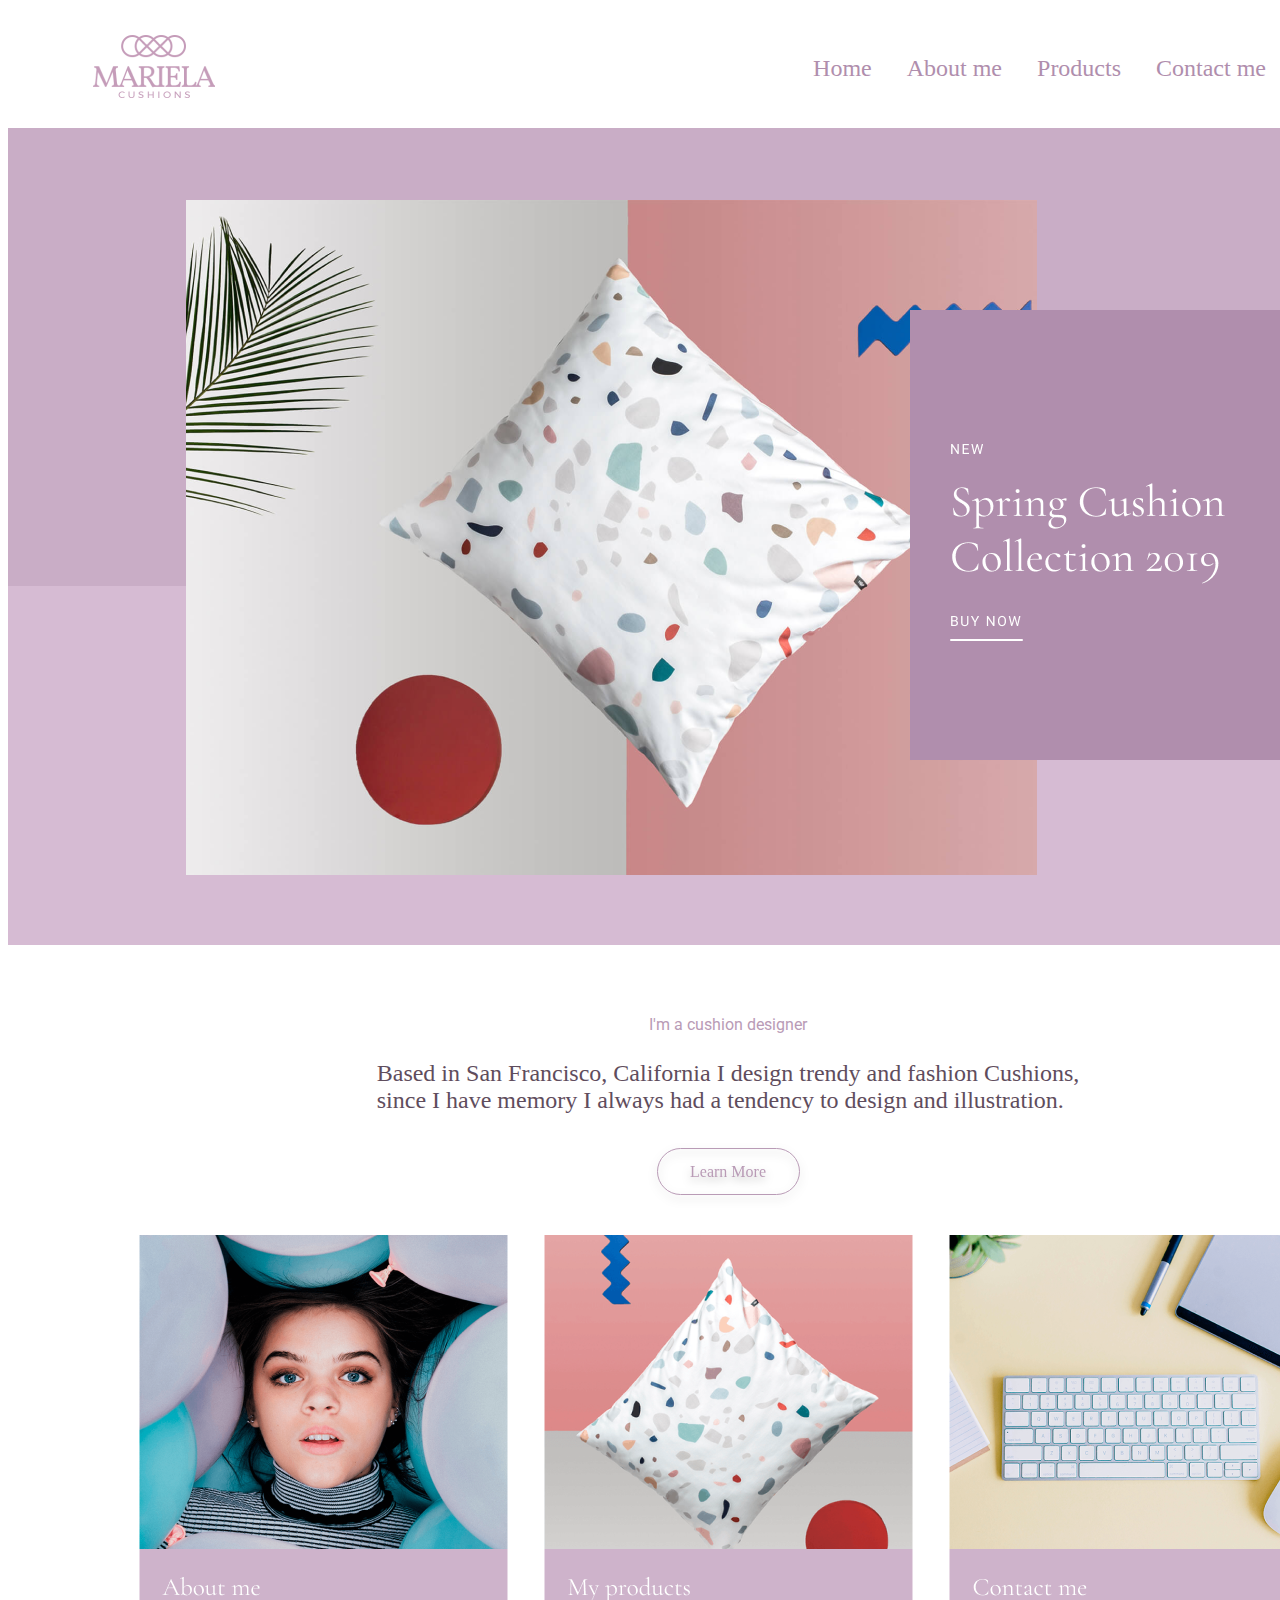
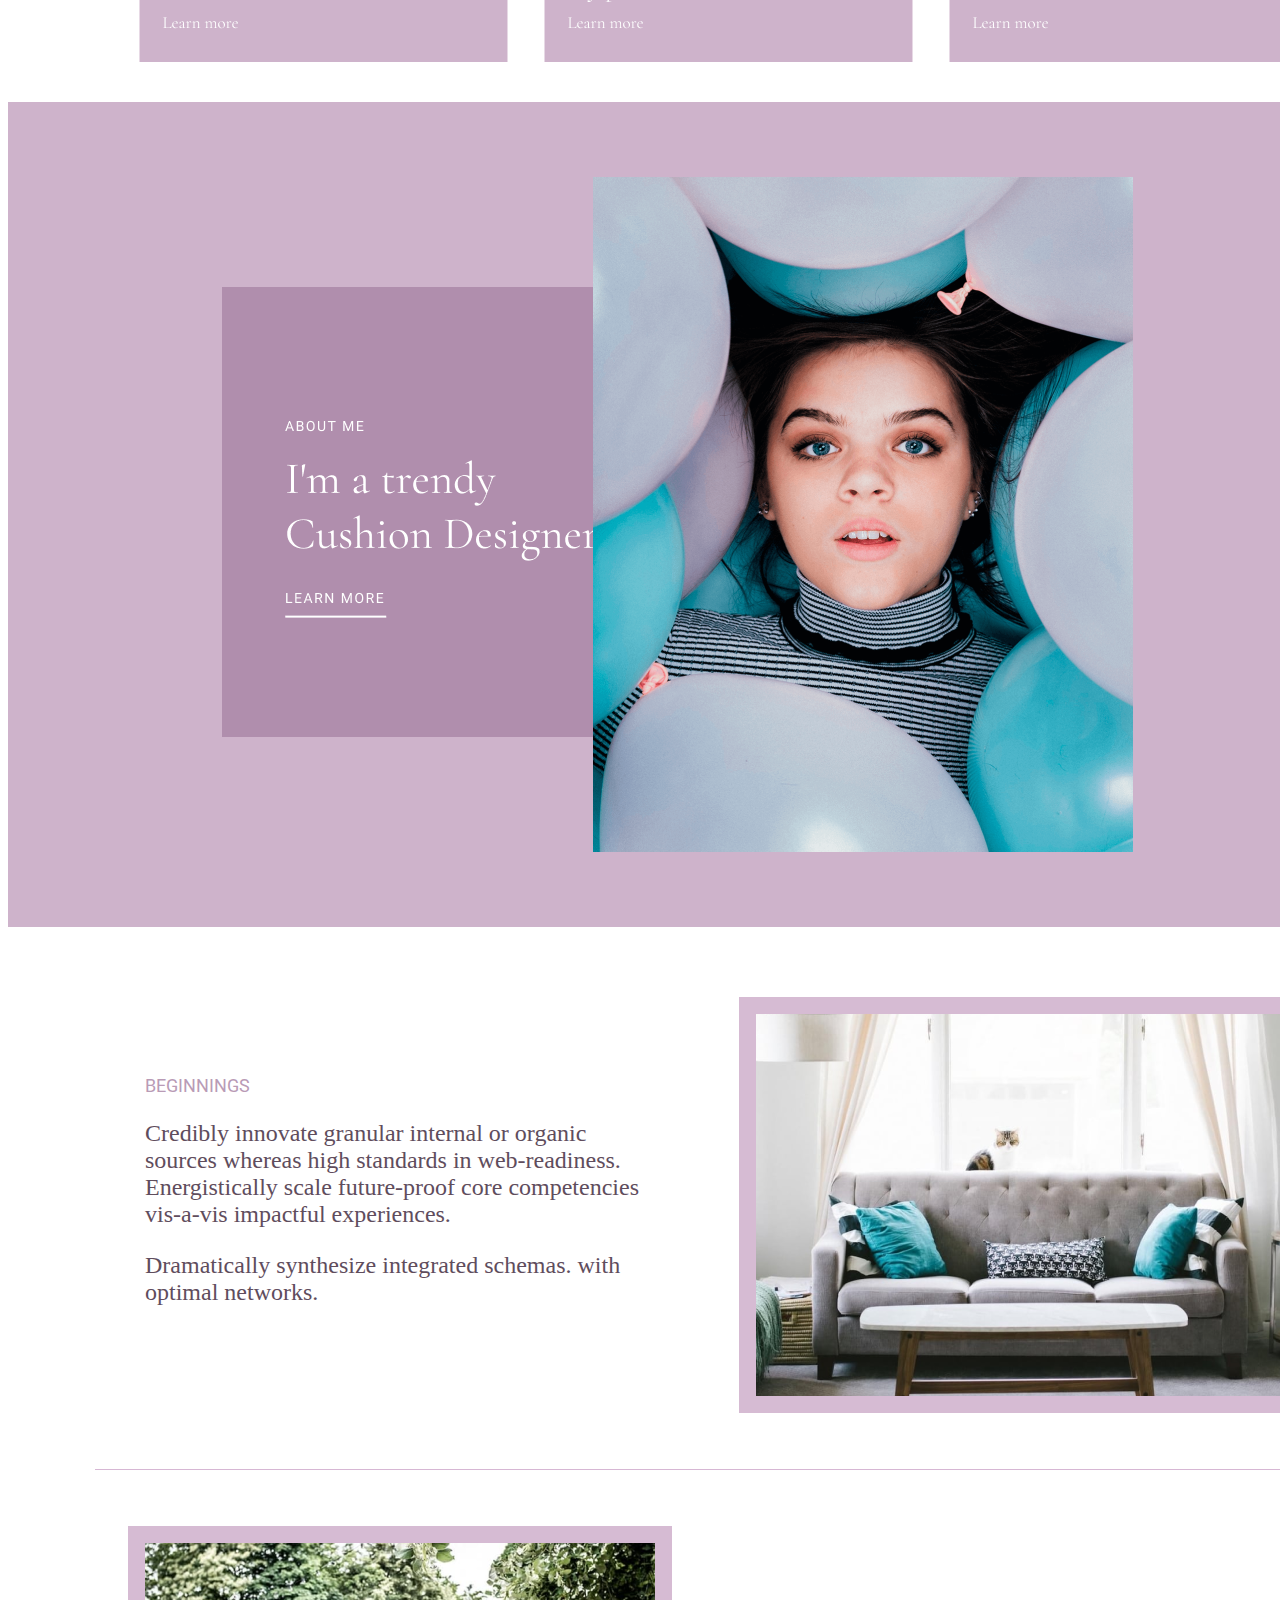
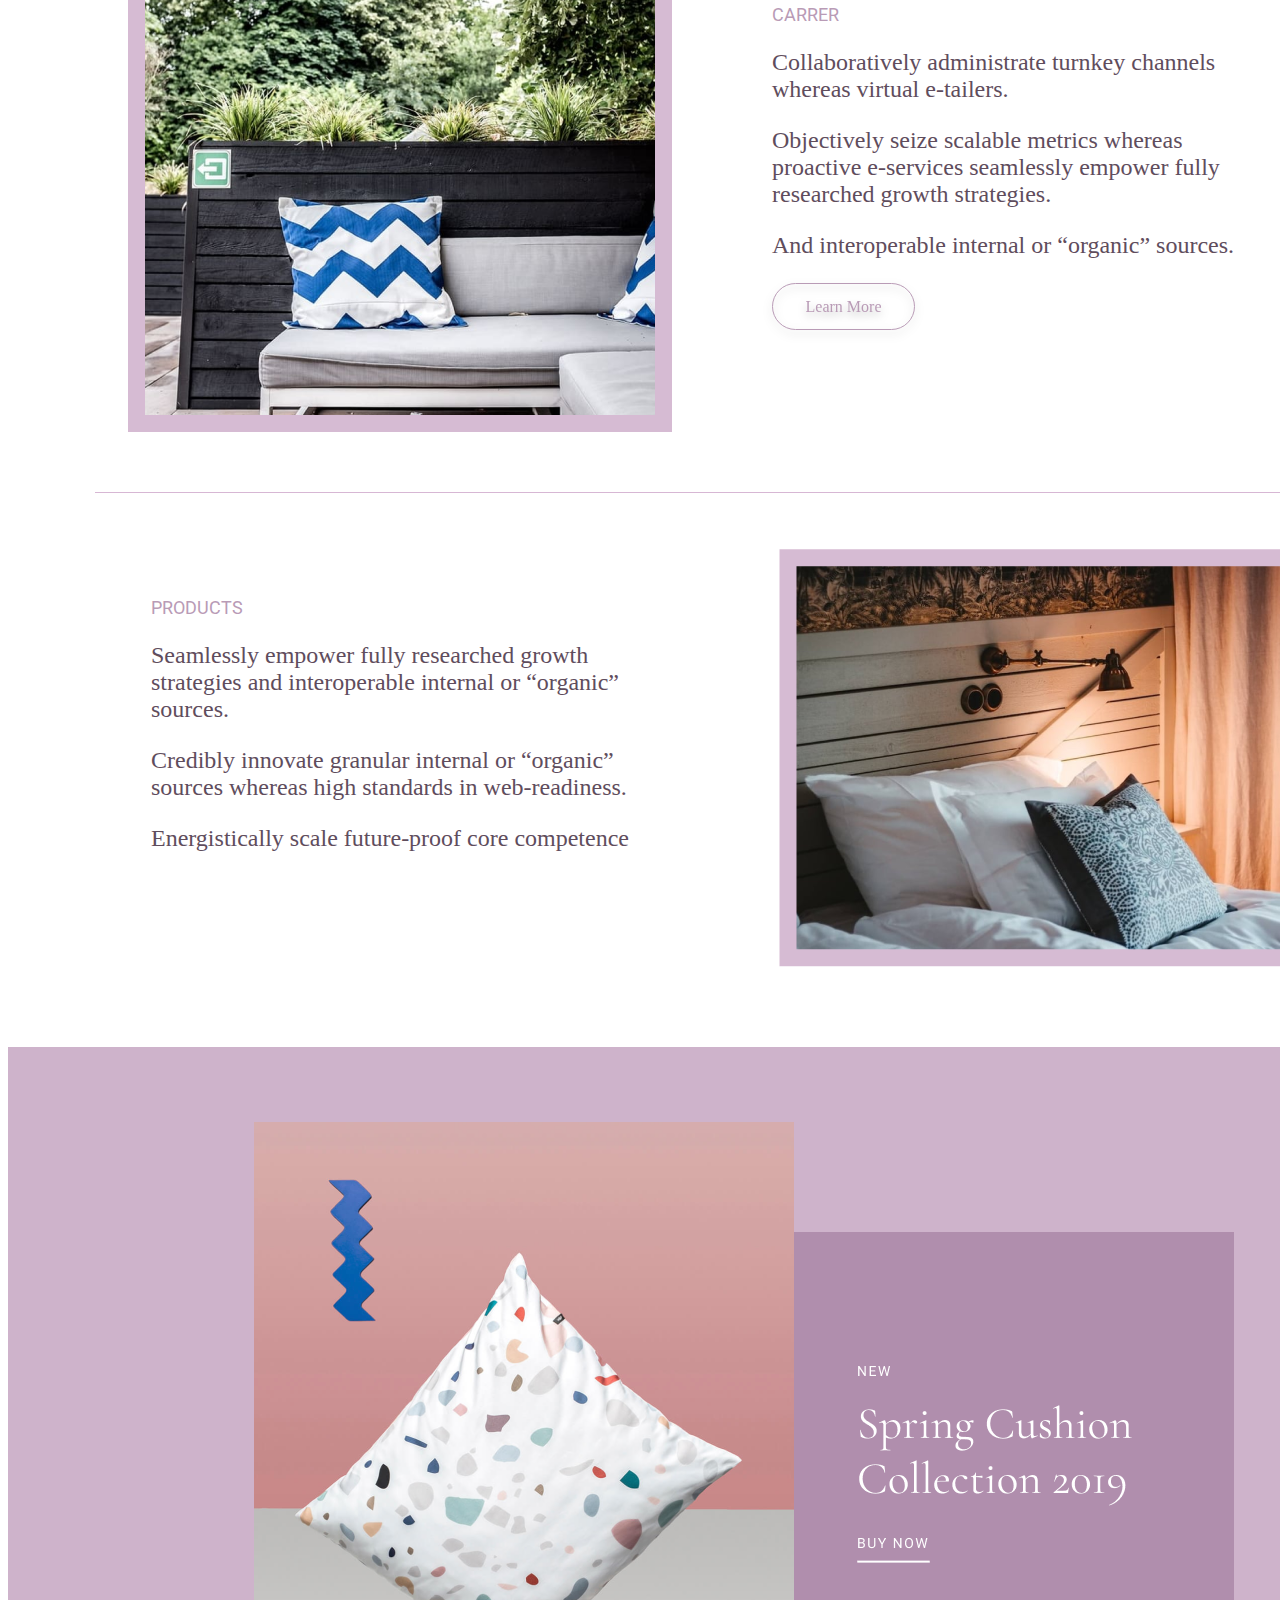
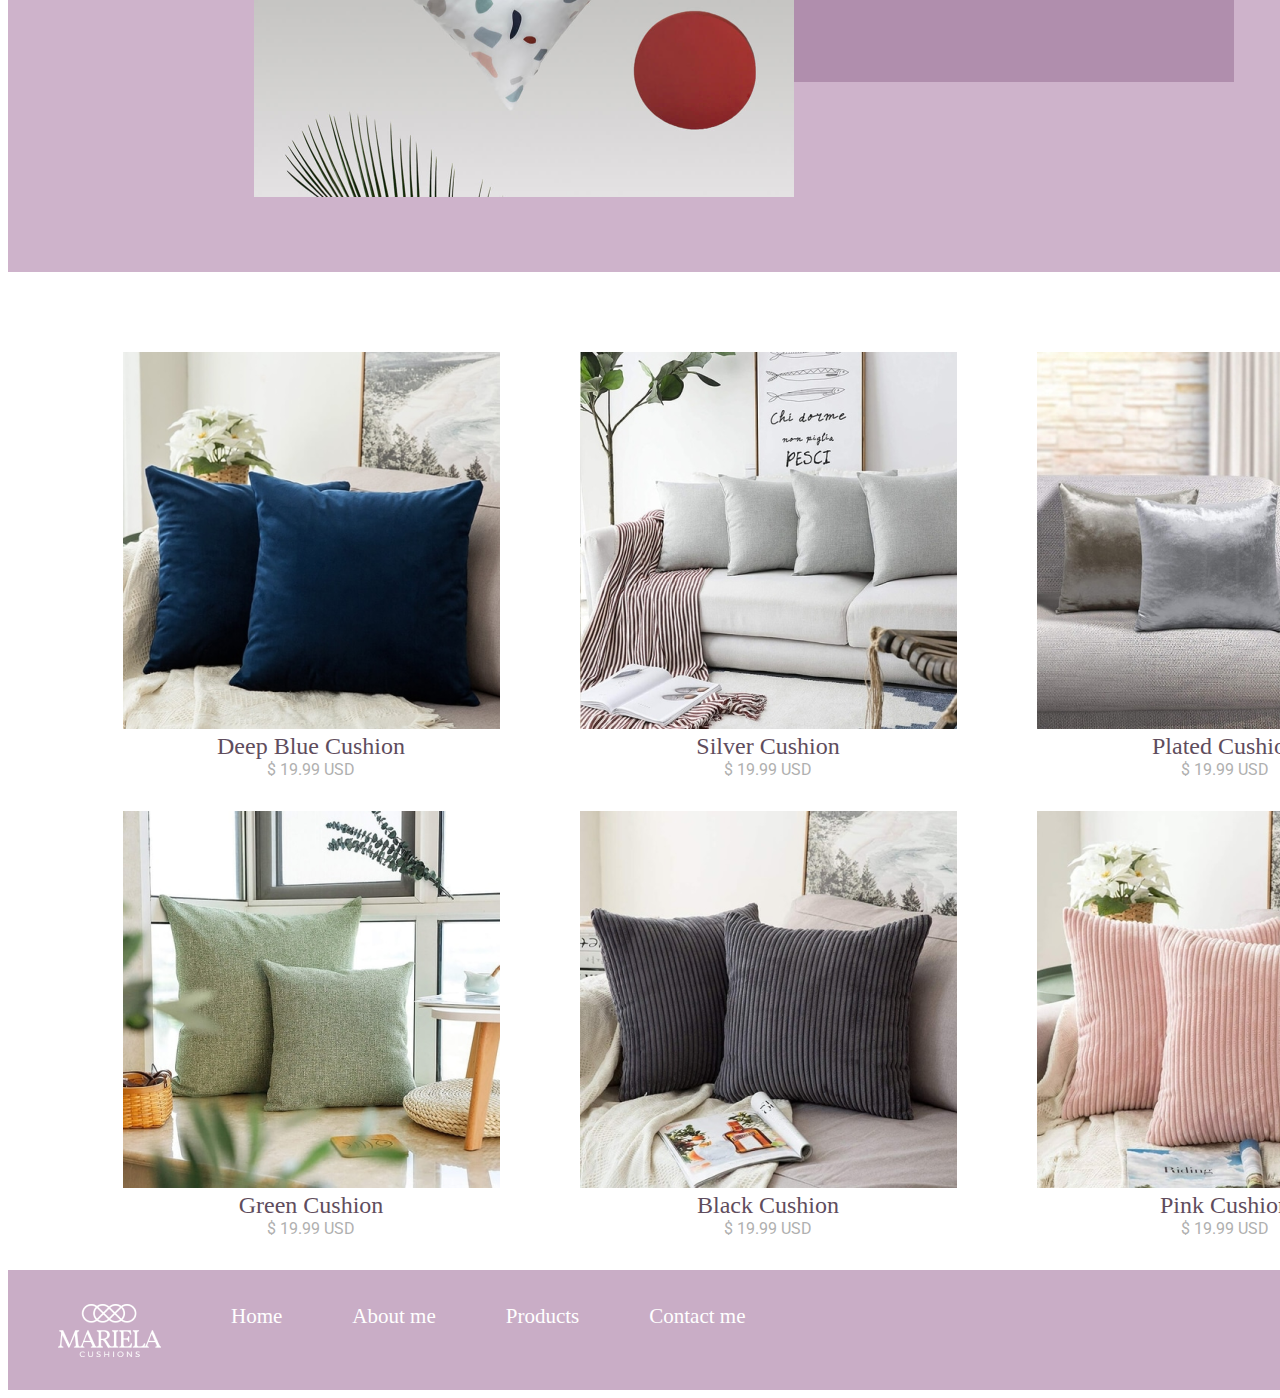
<file: index.html>
<!DOCTYPE html>
<html lang="en">

<head>
    <meta charset="UTF-8">
    <meta http-equiv="X-UA-Compatible" content="IE=edge">
    <meta name="viewport" content="width=device-width, initial-scale=1.0">
    <title>Document</title>
    <link rel="stylesheet" href="./Assest/css/stylee.css">
    <link rel="preconnect" href="https://fonts.googleapis.com">
    <link rel="preconnect" href="https://fonts.gstatic.com" crossorigin>
    <link rel="preconnect" href="https://fonts.googleapis.com">
    <link rel="preconnect" href="https://fonts.gstatic.com" crossorigin>
    <link href="https://fonts.googleapis.com/css2?family=Roboto&display=swap" rel="stylesheet">
    <link
        href="https://fonts.googleapis.com/css2?family=Montserrat:wght@300;400;500;600;700&family=Open+Sans:wght@400;500;600;800&family=Roboto&display=swap"
        rel="stylesheet">
</head>

<body>
    <div class="header">
        <div class="header__logo">
            <img src="./Assest/img/Frame 1.png" alt="logo">
        </div>
        <row>
            <ul class="header__menu">
                <li>
                    <a class="header__menu-item" href="#">
                        Home
                    </a>
                </li>
                <li>
                    <a class="header__menu-item" href="#">
                        About me
                    </a>
                </li>
                <li>
                    <a class="header__menu-item" href="#">Products</a>
                </li>
                <li>
                    <a class="header__menu-item" href="#">
                        Contact me
                    </a>
                </li>
                <li>
                    <img class="header__menu-item" src="./Assest/img/IMAGE.png" alt="image">
                </li>
            </ul>
        </row>
    </div>
    <section class="one">
        <img class="img-frame" src="./Assest/img/Frame.png" alt="group-of-images">
    </section>
    <section class="two">
        <p class="section__text-1">
            I'm a cushion designer
        </p>
        <p class="section__text-2">
            Based in San Francisco, California I design trendy and fashion Cushions,<br> since I have memory I always
            had a tendency to design and illustration.
        </p>
        <a class="section__nuber-1" href="#">
            Learn More
        </a>
        <img class="img-Frame2" src="./Assest/img/Frame2.png" alt="Frame2">
    </section>
    <img class="img-Frame3" src="./Assest/img/Frame3.png" alt="Frame3">
    <section class="three">
            <ul class="line-1">
                <li class="line__img">
                    <img src="./Assest/img/IMAGE1.png" alt="IMAGE1">
                </li>
                <li class="three-text">
                    <p class="line-text1">beginnings</p>
                    <p class="line-text2">Credibly innovate granular internal or organic <br> sources whereas high standards in web-readiness. <br> Energistically scale future-proof core competencies <br> vis-a-vis impactful experiences.</p>
                    <p class="line-text2">Dramatically synthesize integrated schemas. with <br> optimal networks.</p>
                </li>
            </ul>
            <div class="divider"></div>
            <ul class="line-2">
                <li class="line__img2">
                    <img src="./Assest/img/IMAGE2.png" alt="IMAGE2">
                </li>
                <li class="line-text">
                    <p class="line-text1">carrer</p>
                    <p class="line-text2">Collaboratively administrate turnkey channels <br> whereas virtual e-tailers.</p>
                    <p class="line-text2">Objectively seize scalable metrics whereas <br> proactive e-services seamlessly empower fully <br> researched growth strategies.</p>
                    <p class="line-text2">And interoperable internal or “organic” sources.</p>
                    <a class="button" href="#">Learn More</a>
                </li>
            </ul>
            <div class="divider"></div>
            <ul class="line-3">
                <li class="line__img3">
                    <img src="./Assest/img/IMAGE3.png" alt="IMAGE3">
                </li>
                <li class="line-text3">
                    <p class="line-text1">products</p>
                    <p class="line-text2">Seamlessly empower fully researched growth <br> strategies and interoperable internal or “organic” <br> sources.</p>
                    <p class="line-text2">Credibly innovate granular internal or “organic” <br> sources whereas high standards in web-readiness.</p>
                    <p class="line-text2">Energistically scale future-proof core competence</p>
                </li>
            </ul>
    </section>
    <section class="four">
        <img src="./Assest/img/Frame4.png" alt="Frame4">
    </section>
    <section>
        <ul class="five">
            <li>
                <figure>
                    <img src="./Assest/img/6.png" alt="">
                    <figcaption class="name">
                        Plated Cushion
                    </figcaption>
                    <figcaption class="price">
                        $ 19.99 USD
                    </figcaption>
                </figure>
            </li>
            <li>
                <figure>
                    <img src="./Assest/img/1.png" alt="">
                    <figcaption class="name">
                        Silver Cushion
                    </figcaption>
                    <figcaption class="price">
                        $ 19.99 USD
                    </figcaption>
                </figure>
            </li>
            <li>
                <figure>
                    <img src="./Assest/img/2.png" alt="">
                    <figcaption class="name">
                        Deep Blue Cushion
                    </figcaption>
                    <figcaption class="price">
                        $ 19.99 USD
                    </figcaption>
                </figure>
            </li>
            <li>
                <figure>
                    <img src="./Assest/img/3.png" alt="">
                    <figcaption class="name">
                        Pink Cushion
                    </figcaption>
                    <figcaption class="price">
                        $ 19.99 USD
                    </figcaption>
                </figure>
            </li>
            <li>
                <figure>
                    <img src="./Assest/img/4.png" alt="">
                    <figcaption class="name">
                        Black Cushion
                    </figcaption>
                    <figcaption class="price">
                        $ 19.99 USD
                    </figcaption>
                </figure>
            </li>
            <li>
                <figure>
                    <img src="./Assest/img/5.png" alt="">
                    <figcaption class="name">
                        Green Cushion
                    </figcaption>
                    <figcaption class="price">
                        $ 19.99 USD
                    </figcaption>
                </figure>
            </li>
        </ul>
    </section>
    <footer class="Rectangle">
            <ul class="footer__menu">
                <li>
                    <img class="footer__menu-item" src="./Assest/img/12.png" alt="image">
                </li>
                <li>
                    <a class="footer__menu-item" href="#">
                        Home
                    </a>
                </li>
                <li>
                    <a class="footer__menu-item" href="#">
                        About me
                    </a>
                </li>
                <li>
                    <a class="footer__menu-item" href="#">Products</a>
                </li>
                <li>
                    <a class="footer__menu-item" href="#">
                        Contact me
                    </a>
                </li>
            </ul>
    </footer>
</body>

</html>

<!-- <a href=""></a> Для ссылки -->
<!-- <div></div> Для блока -->
<!-- <p></p> Для текста -->
</file>
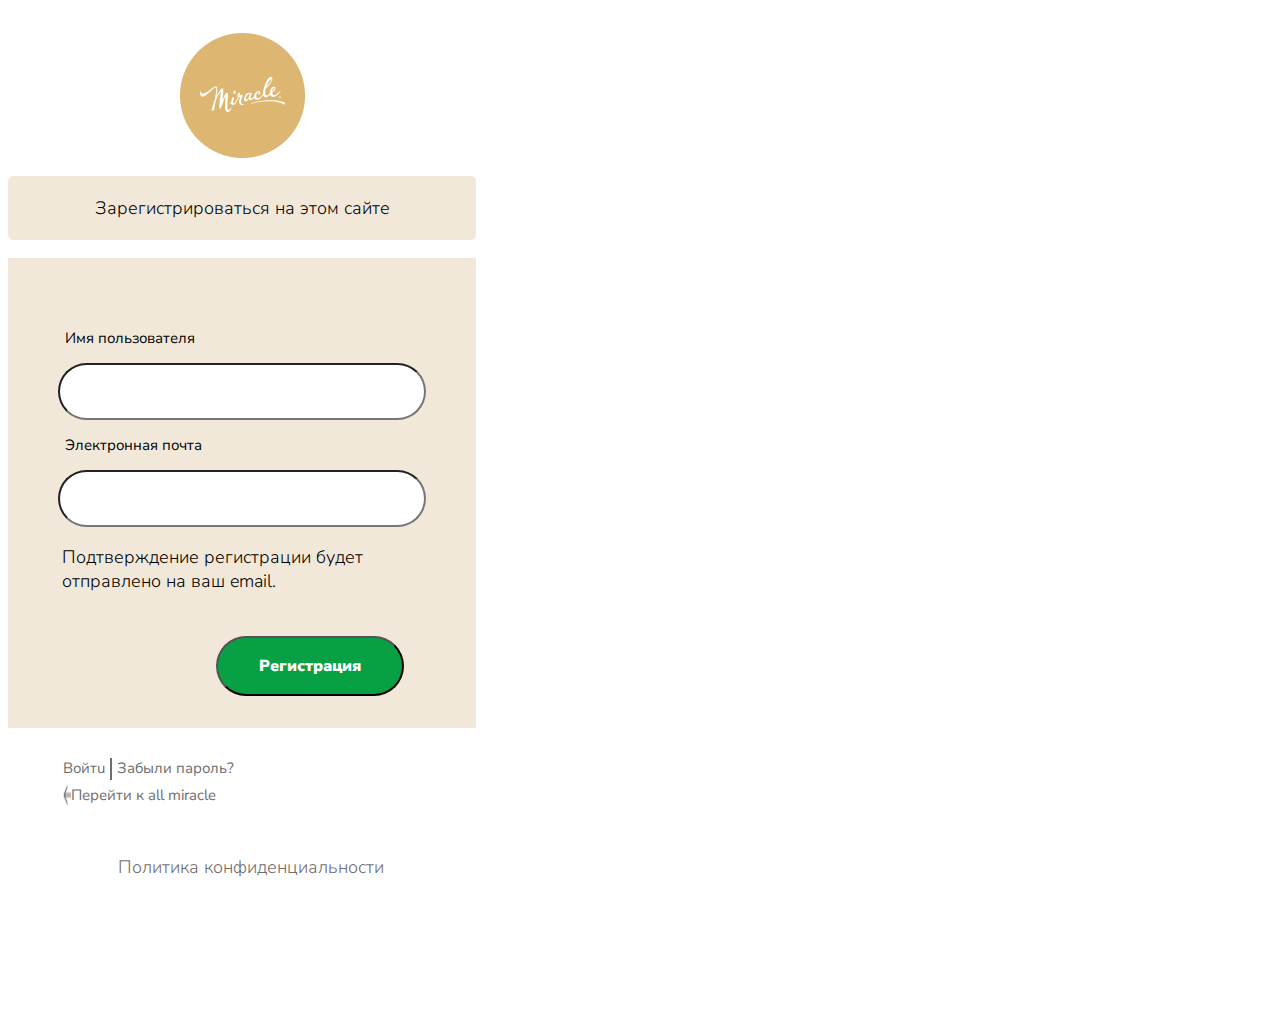
<file: homework_2.html>
<!DOCTYPE html>
<html lang="en">
<head>
    <meta charset="UTF-8">
    <meta http-equiv="X-UA-Compatible" content="IE=edge">
    <meta name="viewport" content="width=device-width, initial-scale=1.0">
    <title>Document</title>
    <link rel="stylesheet" href="./Assets/css/homework_2.css">
    <link rel="preconnect" href="https://fonts.googleapis.com">
    <link rel="preconnect" href="https://fonts.gstatic.com" crossorigin>
    <link href="https://fonts.googleapis.com/css2?family=Nunito+Sans:wght@300;400;900&display=swap" rel="stylesheet">
<body>
    <div class="reg">
        <header class="header">
            <img class="header__img" src="./Assets/img/logo_login.png" alt="" width="125px" height="125px">
            <p class="header__text">Зарегистрироваться на этом сайте</p>
        </header>
        <section class="section">
            <form class="section__from" name="test" method="post" action="input1.php">
                <p class="section__form_text">Имя пользователя</p>
                <input class="section__from_input" type="text" size="56">
            </form>
            <form name="test" method="post" action="input1.php">
                <p class="section__form_text">Электронная почта</p>
                <input class="section__from_input" type="text" size="56">
            </form>
            <p class="section__text">Подтверждение регистрации будет<br>отправлено на ваш email.</p>
            <button class="section__button">
                <p>Регистрация</p>
            </button>
        </section>
        <footer>
            <div class="footer"><a class="footer__link-text" href="#">Войтu</a><div class="footer__divaider"></div><a class="footer__text" href="#">Забыли пароль?</a></div>
            <div class="footer__link">
                <img src="./Assest/img/Arrow 1.png" alt="">
                <a class="footer__link-text" href="#">Перейти к all miracle</a>
            </div>
            <a class="footer-link" href="#">Политика конфиденциальности</a>
        </footer>
    </div>
</body>
</html>
</file>
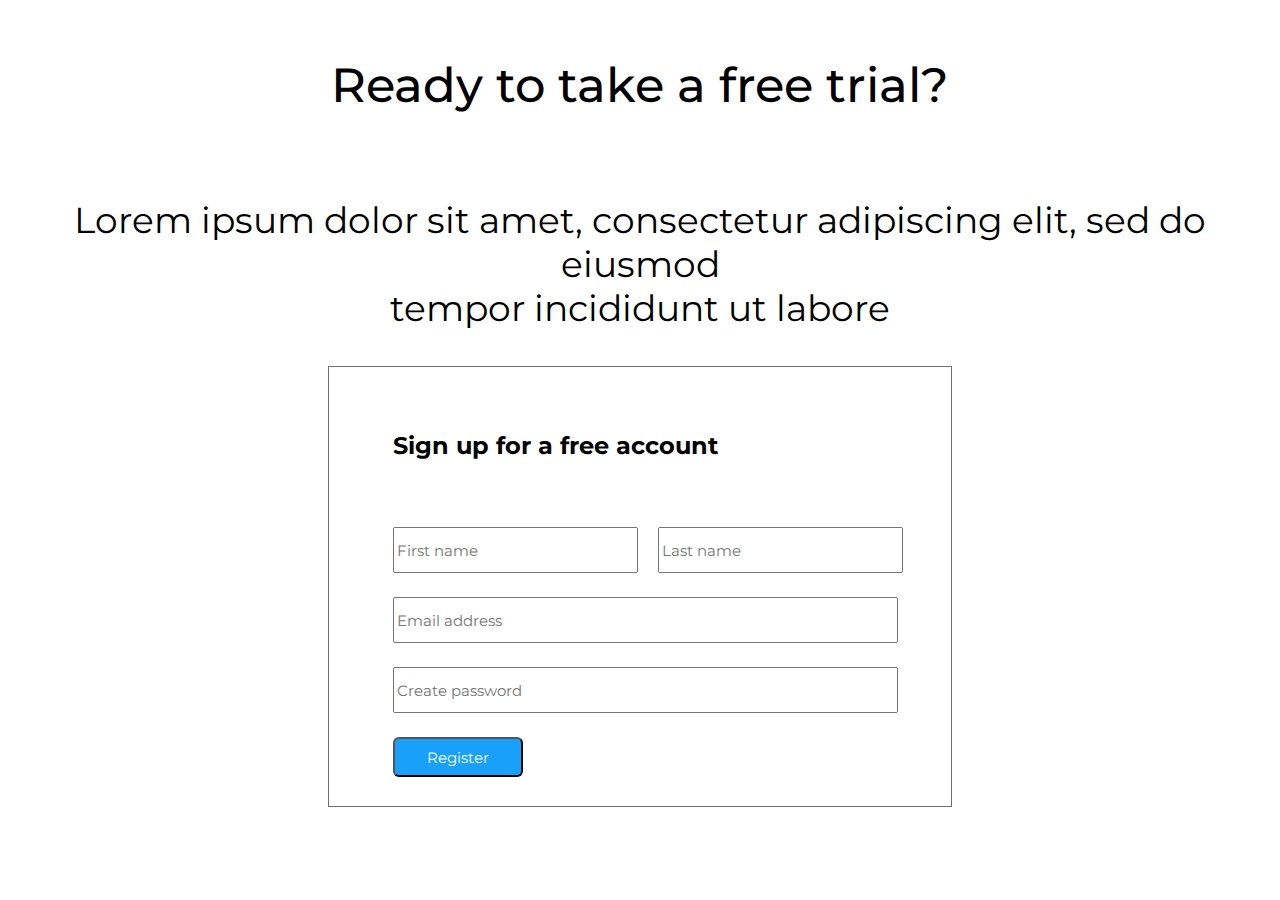
<file: homework_3.html>
<!DOCTYPE html>
<html lang="en">
<head>
    <meta charset="UTF-8">
    <meta http-equiv="X-UA-Compatible" content="IE=edge">
    <meta name="viewport" content="width=device-width, initial-scale=1.0">
    <title>Document</title>
    <link rel="stylesheet" href="./Assets/css/homework_3.css">
    <link rel="preconnect" href="https://fonts.googleapis.com">
    <link rel="preconnect" href="https://fonts.gstatic.com" crossorigin>
    <link href="https://fonts.googleapis.com/css2?family=Montserrat:wght@400;500;700&display=swap" rel="stylesheet"> 
</head>
<body>
    <header class="header">
        <p class="header__text-1">
            Ready to take a free trial?
        </p>
        <p class="header__text-2">
            Lorem ipsum dolor sit amet, consectetur adipiscing elit, sed do eiusmod <br> tempor incididunt ut labore
        </p>
    </header>
    <section class="section">
        <p class="section__text">Sign up for a free account</p>
        <form class="section__form" name="test" method="post" action="input1.php">
            <input class="section__from__input" type="text" placeholder="First name" size="24">
            <input class="section__from__input1" type="text" placeholder="Last name" size="24">
        </form>
        <form class="section__from2" name="test" method="post" action="input1.php">
            <input class="section__from__input2" type="text" placeholder="Email address" size="40">
            <input class="section__from__input2" type="text" placeholder="Create password" size="40">
        </form>
        <button class="section__button">
            Register
        </button>
    </section>
</body>
</html>
</file>
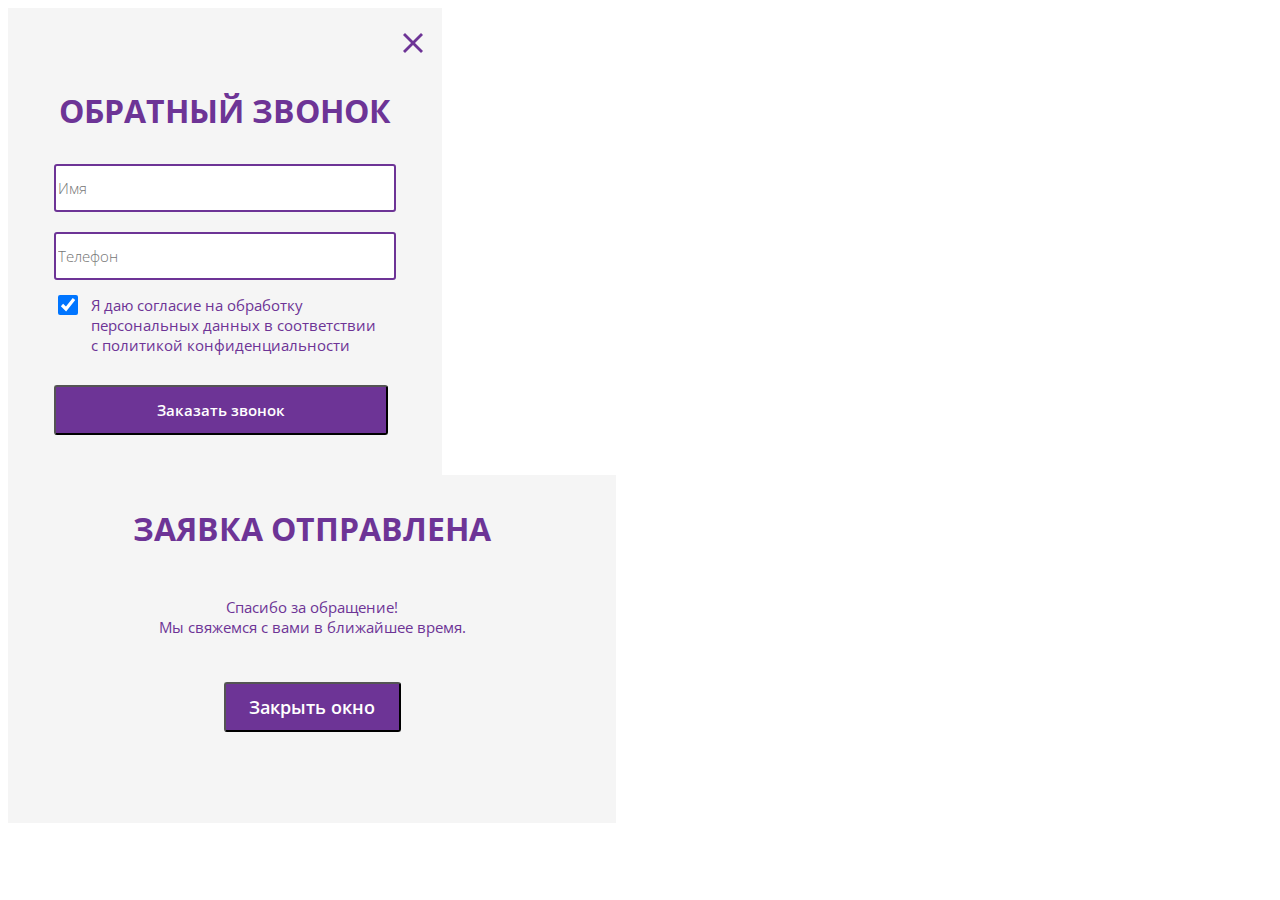
<file: homework_4.html>
<!DOCTYPE html>
<html lang="en">
<head>
    <meta charset="UTF-8">
    <meta http-equiv="X-UA-Compatible" content="IE=edge">
    <meta name="viewport" content="width=device-width, initial-scale=1.0">
    <title>Document</title>
    <link rel="stylesheet" href="./Assets/css/homework_4.css">
    <link rel="preconnect" href="https://fonts.googleapis.com">
    <link rel="preconnect" href="https://fonts.gstatic.com" crossorigin>
    <link href="https://fonts.googleapis.com/css2?family=Open+Sans:wght@300;400;500;700&display=swap" rel="stylesheet"> 
</head>
<body>
    <div class="qw">
        <header class="header">
            <img class="header__img" src="./Assest/img/Component 5.png" alt="">
            <p class="header__text">ОБРАТНЫЙ ЗВОНОК</p>
        </header>
        <section class="section">
            <form class="section__from" name="test" method="post" action="input1.php">
                <input class="section__from__input" type="text" placeholder="Имя" size="56">
                <input class="section__from__input-1" type="text" placeholder="Телефон" size="56">
                <div class="section__from-block">
                    <input class="section__form__flex" type="checkbox" name="musik" checked>
                    <p class="section__form__text">Я даю согласие на обработку <br> персональных данных в соответствии <br>с политикой конфиденциальности</p> 
                </div>
                <button class="section__button" type="submit" >
                    Заказать звонок
                </button>
            </form>
        </section>
    </div>
    <div class="Request">
            <P class="Request__text-1">
                ЗАЯВКА ОТПРАВЛЕНА
            </P>
            <P class="Request__text-2">
                Спасибо за обращение! <br> Мы свяжемся с вами в ближайшее время.
            </P>
            <Form class="Requestn__form">
                <Button class="Request__form__Button">
                    Закрыть окно
                </Button>
            </Form>
    </div>
</body>
</html>
</file>
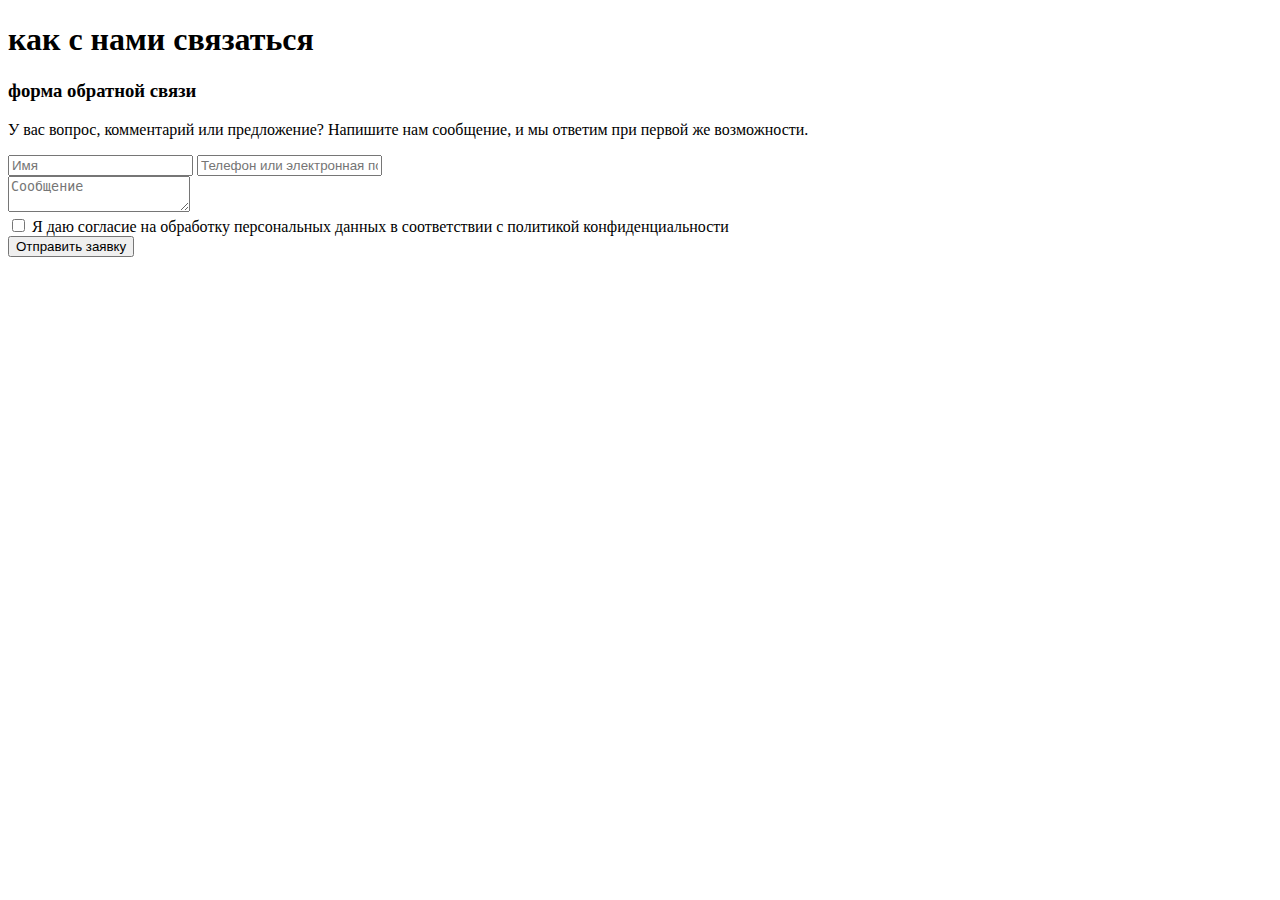
<file: last.html>
<!DOCTYPE html>
<html lang="en">

<head>
    <meta charset="UTF-8">
    <meta http-equiv="X-UA-Compatible" content="IE=edge">
    <meta name="viewport" content="width=device-width, initial-scale=1.0">
    <link rel="stylesheet" href="./Assets/css/stylee.css">
    <title>2</title>
</head>

<body>
    <div class="connection">
        <form action="" class="connection__form">
            <h1 class="connection__title">как с нами связаться</h1>
            <h3 class="connection__suptitle">форма обратной связи</h3>
            <p class="connection__text">У вас вопрос, комментарий или предложение? Напишите нам сообщение, и мы ответим
                при первой же возможности.</p>
            <div class="connection__input">
                <input type="text" class="connection__input-text" placeholder="Имя">
                <input type="email" class="connection__input-text" placeholder="Телефон или электронная почта">
            </div>
            <textarea type="textarea" class="connection__input-textarea" placeholder="Сообщение"></textarea>
            <div class="connection__form-check">
                <input type="checkbox" id="connection__label" class="connection__input-check">
                <label for="connection__label">Я даю согласие на обработку персональных данных в соответствии с
                    политикой
                    конфиденциальности</label>
            </div>
            <button class="connection__btn">Отправить заявку</button>
        </form>
    </div>
    <footer class="connection__footer"></footer>
</body>

</html>
</file>
<file: Assest/css/stylee.css>
* {
    padding: none;
}
body {
    background-color: rgb(255, 255, 255);
}
.header__logo {
    margin-left: 75px;
}
.header {
    display: flex;
    justify-content: space-between;
    align-self:center;
    align-items: center;
    font-family: 'Cormorant Garamond', serif;
    text-decoration: none;
    width: 1440px;
    height: 120px;
    background-color: #ffffff;
}
.header__menu {
    text-decoration: underline;
    display: flex;
    justify-content: center;
    align-items: center;
    align-items:stretch;
    margin-right: 90px;
    text-decoration: none;
    list-style-type: none
}
.header__menu-item {
    display: flex;
    margin-right: 35px;
    text-decoration: none;
    text-overflow: none;
    color: #b08ead;
    font-family: 'Cormorant Garamond', serif;
    font-size: 24px;
    list-style-type: none;
    text-decoration: none;
}
.img-frame {
    display: flex;
    width: 1440px;

}
.one {
    display: flex;
    width: 1440px;
}
.two {
    display: flex;
    flex-direction: column;
    align-items: center;
    margin-top: 60px;
    width: 1440px;
}
.section__text-1 {
    font-family: 'Roboto', sans-serif;
    color: #B99BB6;
    margin-top: 10px;

}
.section__text-2 {
    font-family: 'Cormorant Garamond', serif;
    font-size: 24px;
    color: #5F4D5D;
    margin-top: 10px;
}
.section__nuber-1 {
    display: flex;
    margin-top: 10px;
    justify-content: center;
    align-self: center;
    width: 141px;
    height: 45px;
    border: 1px solid #B99BB6;
    color: #B99BB6;
    align-items: center;
    border-radius: 25px;
    filter: drop-shadow(0px 4px 4px rgba(0, 0, 0, 0.25));
    text-decoration: underline;
    list-style-type: none;
    text-decoration: none;
    text-overflow: none;
}
.img-Frame2 {
    margin-top: 40px;
    width: 1440;
}
.img-Frame3 {
    margin-top: 40px;
    width: 1440px;
}
.three {
    display: flex;
    width: 1439px;
    margin-top: 50px;
    flex-direction: column;
}
.three-text1 {
    font-family: 'Roboto', sans-serif;
    font-size: large;
    color: #B99BB6;
    text-transform: uppercase;
}
.three-text2 {
    font-family: 'Cormorant Garamond', serif;
    font-size: 24px;
    color: #5F4D5D;
}
.three-text3{
    font-family: 'Cormorant Garamond', serif;
    font-size: 24px;
    color: #5F4D5D;
}
.line-1 {
    display: flex;
    list-style-type: none;
    flex-direction: row-reverse;
}
.line__img {
    display: flex;
    margin-left: 100px;
    margin-right: 100px;
}
.three-text {
    margin-top: 60px;
}
.line-2 {
    display: flex;
    list-style-type: none;
    flex-direction: row;
    margin-left: 80px;

}
.line-text1 {
    font-family: 'Roboto', sans-serif;
    font-size: large;
    color: #B99BB6;
    text-transform: uppercase;
}
.line-text2 {
    font-family: 'Cormorant Garamond', serif;
    font-size: 24px;
    color: #5F4D5D;
}
.button {
    display: flex;
    margin-top: 10px;
    justify-content: center;
    align-self: center;
    width: 141px;
    height: 45px;
    border: 1px solid #B99BB6;
    color: #B99BB6;
    align-items: center;
    border-radius: 25px;
    filter: drop-shadow(0px 4px 4px rgba(0, 0, 0, 0.25));
    text-decoration: underline;
    list-style-type: none;
    text-decoration: none;
    text-overflow: none;
}
.line-text {
    margin-left: 100px;
    margin-top: 60px;
}

.divider {
    height: 1px;
    background-color: #D7B7D4;
    width: 1265px;
    margin: 40px auto;
}
.line-3 {
    display: flex;
    list-style-type: none;
    flex-direction: row-reverse;
    width: 1440px;
    margin-right: 170px;
}
.line-text3 {
    margin-right: 150px;
    margin-top: 30px;
}
.line__img3 {
    margin-right: 100px;
}
.four {
    margin-top: 60px;
    width: 1440px;
}
.five {
    margin-top: 60px;
    display: flex;
    width: 1440px;
    list-style-type: none;
    flex-direction: row-reverse;
    justify-content: center;
    flex-wrap: wrap;
}
.name {
    display: flex;
    justify-content: center;
    font-family: 'Cormorant Garamond', serif;
    font-size: 24px;
    color: #5F4D5D;
}
.price {
    display: flex;
    justify-content: center;
    font-family: 'Roboto', sans-serif;
    font-size: 16px;
    color: #B0B0B0;
}
.Rectangle {
    width: 1440px;
    height: 120px;
    background-color: #C9ADC6;
}
.footer__menu-item {
    display: flex;
    text-decoration: none;
    text-overflow: none;
    color: #b08ead;
    font-family: 'Cormorant Garamond', serif;
    font-size: 21px;
    color: #ffffff;
    list-style-type: none;
    text-decoration: none;
    margin-right: 70px;


}
.footer__menu {
    text-decoration: underline;
    display: flex;
    justify-content: center;
    align-items: center;
    align-items:stretch;
    margin-right: 90px;
    text-decoration: none;
    list-style-type: none;
    margin-left: 10px;
}
.Rectangle {
    display: flex;
    justify-content: space-between;
    align-self:center;
    align-items: center;
    font-family: 'Cormorant Garamond', serif;
    text-decoration: none;
    align-items: center;
}
</file>
<file: Assets/css/homework_2.css>
.reg {
    width: 468px;
    height: 1000px;

}
.header {
    display: flex;
    align-items: center;
    justify-content: center;
    flex-direction: column;
}
.header__img {
    display: flex;
    margin-top: 25px;
    justify-self: center;
}
.header__text {
    font-family: 'Nunito Sans', sans-serif;
    font-weight: 300;
    font-size: 18px;
    display: flex;
    width: 468px;
    height: 64px;
    background-color: #F1E8D9;
    align-items: center;
    justify-content: center;
    border-radius: 5px;
}
.section {
    display: flex;
    align-items: center;
    flex-direction: column;
    width: 468px;
    height: 470px;
    background-color: #F1E8D9;
}
.section__from_input {
    width: 360px;
    height: 51px;
    border-radius: 60px;
}
.section__form_text {
    margin-left: 7px;
    font-family: 'Nunito Sans', sans-serif;
    font-weight: 400;
    font-size: 15px;
}
.section__from {
    margin-top: 55px;
}
.section__text {
    font-family: 'Nunito Sans', sans-serif;
    font-weight: 300;
    font-size: 18px;
    margin-right: 60px;
}
.section__button {
    margin-top: 25px;
    margin-left: 136px;
    width: 188px;
    height: 60px;
    font-family: 'Nunito Sans', sans-serif;
    font-weight: 900;
    font-size: 16px;
    border-radius: 60px;
    color: #ffffff;
    background-color: #08A045;
}
.footer__text {
    margin-left: 5px;
    font-family: 'Nunito Sans', sans-serif;
    font-weight: 400;
    font-size: 15px;
    color: #6F6D6D;
    text-decoration: none;
}
.footer {
    display: flex;
    justify-content: start;
    margin-left: 55px;
    margin-top: 30px;
}
.footer__divaider {
    margin-left: 5px;
    height: 20px;
    border: 1px solid #6F6D6D;
    transform: rotate(180deg);
}
.footer__link {
    display: flex;
    justify-content: start;
    margin-left: 55px;
    margin-top: 5px;
}
.footer__link-text {
    font-family: 'Nunito Sans', sans-serif;
    font-weight: 400;
    font-size: 15px;
    color: #6F6D6D;
    text-decoration: none;
}
.footer-link {
    display: flex;
    margin-top: 50px;
    margin-left: 110px;
    font-family: 'Nunito Sans', sans-serif;
    font-weight: 300;
    font-size: 18px; 
    text-decoration: none;
    color: #6F6D6D;
}
</file>
<file: Assets/css/homework_3.css>
.header {
    display: flex;
    flex-direction: column;
    align-items: center;
}
.header__text-1 {
    font-family: 'Montserrat', sans-serif;
    font-weight: 500;
    font-size: 48px;
}
.header__text-2 {
    display: flex;
    text-align: center;
    font-family: 'Montserrat', sans-serif;
    font-weight: 400;
    font-size: 36px;
}
.section {
    display:flex;
    flex-direction: column;
    margin: 0 auto;
    width: 622px;
    height: 439px;
    border: 1px solid #6F6D6D;

}
.section__text {
    margin-top: 64px;
    font-family: 'Montserrat', sans-serif;
    margin-left: 64px;
    font-weight: 700;
    font-size: 24px;
}
.section__form {
    display: flex;
    margin-left: 64px;
    margin-top: 43px;
}
.section__from2 {
    display: flex;
    flex-direction: column;
    margin-left: 64px;
}
.section__from__input {
    width: 237px;
    height: 40px;
    font-family: 'Montserrat', sans-serif;
    font-weight: 400;
    font-size: 15px;
}
.section__from__input1 {
    width: 237px;
    height: 40px;
    margin-left: 20px;
    font-family: 'Montserrat', sans-serif;
    font-weight: 400;
    font-size: 15px;
}
.section__from__input2 {
    font-family: 'Montserrat', sans-serif;
    font-weight: 400;
    font-size: 15px;
    margin-top: 24px;
    width: 497px;
    height: 40px;
}
.section__button {
    margin-top: 24px;
    margin-left: 64px;
    width: 130px;
    height: 40px;
    background-color: #18A0FB;
    border-radius: 6px;
    font-family: 'Montserrat', sans-serif;
    font-weight: 400;
    font-size: 15px;
    color: white;
}
</file>
<file: Assets/css/homework_4.css>
.qw {
    display: flex;
    flex-direction: column;
    width: 434px;
    height: 467px;
    background-color: #F5F5F5;
}
.header {
    text-align: center;
}
.header__img {
    margin-top: 25px;
    margin-left: 375px;
}
.header__text {
    font-family: 'Open Sans', sans-serif;
    font-size: 32px;
    font-weight: 700;
    color: #6D3496;
}
.section {
    display: flex;
    flex-direction: column;
}
.section__from {
    margin: 0 auto;
    
}
.section__from__input {
    display: flex;
    border: 2px solid #6D3496;
    border-radius: 3px;
    width: 334px;
    height: 42px;
    margin: 0 auto;
    font-family: 'Open Sans', sans-serif;
    font-size: 15px;
    font-weight: 300;
    color: #6D3496;
}
.section__from__input-1 {
    display: block;
    border: 2px solid #6D3496;
    border-radius: 3px;
    width: 334px;
    height: 42px;
    margin-top: 20px;
    margin-right: auto;
    margin-bottom: 0px;
    margin-left: auto;
    font-family: 'Open Sans', sans-serif;
    font-size: 15px;
    font-weight: 300;
    color: #6D3496;
}
.section__form-1 {
    flex-direction: row;
}
.section__form__text {
    display: flex;
    margin-left: 10px;
    width: 304px;
    height: 75px;
    font-family: 'Open Sans', sans-serif;
    font-size: 15px;
    font-weight: 400;
    color: #6D3496;
}
.section__form__flex {
    width: 20px;
    height: 20px;
    margin-top: 15px;
}
.section__from-block {
    display: flex;
    flex-direction: row;
}
.section__button {
    width: 334px;
    height: 50px;
    background-color: #6D3496;
    border-radius: 3px;
    color: white;
    border-radius: 3px;
    font-family: 'Open Sans', sans-serif;
    font-size: 15px;
    font-weight: 600;

}
.Request {
    display: flex;
    width: 608px;
    height: 348px; 
    background-color: #F5F5F5;  
    flex-direction: column;
    text-align: center;
}
.Request__text-1 {
    font-family: 'Open Sans', sans-serif;
    font-size: 32px;
    font-weight: 700;
    color: #6D3496;
}
.Request__text-2 {
    text-align: center;
    font-family: 'Open Sans', sans-serif;
    font-size: 15px;
    font-weight: 400;
    color: #6D3496;
}
.Request__form__Button {
    font-family: 'Open Sans', sans-serif;
    font-size: 18px;
    font-weight: 600;
    background-color: #6D3496;
    color: white;
    margin-top: 30px;
    width: 177px;
    height: 50px;
    border-radius: 3px;
}
</file>
<file: Assets/css/stylee.css>
* {
    padding: none;
}
body {
    background-color: rgb(255, 255, 255);
}
.header__logo {
    margin-left: 75px;
}
.header {
    display: flex;
    justify-content: space-between;
    align-self:center;
    align-items: center;
    font-family: 'Cormorant Garamond', serif;
    text-decoration: none;
    width: 1440px;
    height: 120px;
    background-color: #ffffff;
}
.header__menu {
    text-decoration: underline;
    display: flex;
    justify-content: center;
    align-items: center;
    align-items:stretch;
    margin-right: 90px;
    text-decoration: none;
    list-style-type: none
}
.header__menu-item {
    display: flex;
    margin-right: 35px;
    text-decoration: none;
    text-overflow: none;
    color: #b08ead;
    font-family: 'Cormorant Garamond', serif;
    font-size: 24px;
    list-style-type: none;
    text-decoration: none;
}
.img-frame {
    display: flex;
    width: 1440px;

}
.one {
    display: flex;
    width: 1440px;
}
.two {
    display: flex;
    flex-direction: column;
    align-items: center;
    margin-top: 60px;
    width: 1440px;
}
.section__text-1 {
    font-family: 'Roboto', sans-serif;
    color: #B99BB6;
    margin-top: 10px;

}
.section__text-2 {
    font-family: 'Cormorant Garamond', serif;
    font-size: 24px;
    color: #5F4D5D;
    margin-top: 10px;
}
.section__nuber-1 {
    display: flex;
    margin-top: 10px;
    justify-content: center;
    align-self: center;
    width: 141px;
    height: 45px;
    border: 1px solid #B99BB6;
    color: #B99BB6;
    align-items: center;
    border-radius: 25px;
    filter: drop-shadow(0px 4px 4px rgba(0, 0, 0, 0.25));
    text-decoration: underline;
    list-style-type: none;
    text-decoration: none;
    text-overflow: none;
}
.img-Frame2 {
    margin-top: 40px;
    width: 1440;
}
.img-Frame3 {
    margin-top: 40px;
    width: 1440px;
}
.three {
    display: flex;
    width: 1439px;
    margin-top: 50px;
    flex-direction: column;
}
.three-text1 {
    font-family: 'Roboto', sans-serif;
    font-size: large;
    color: #B99BB6;
    text-transform: uppercase;
}
.three-text2 {
    font-family: 'Cormorant Garamond', serif;
    font-size: 24px;
    color: #5F4D5D;
}
.three-text3{
    font-family: 'Cormorant Garamond', serif;
    font-size: 24px;
    color: #5F4D5D;
}
.line-1 {
    display: flex;
    list-style-type: none;
    flex-direction: row-reverse;
}
.line__img {
    display: flex;
    margin-left: 100px;
    margin-right: 100px;
}
.three-text {
    margin-top: 60px;
}
.line-2 {
    display: flex;
    list-style-type: none;
    flex-direction: row;
    margin-left: 80px;

}
.line-text1 {
    font-family: 'Roboto', sans-serif;
    font-size: large;
    color: #B99BB6;
    text-transform: uppercase;
}
.line-text2 {
    font-family: 'Cormorant Garamond', serif;
    font-size: 24px;
    color: #5F4D5D;
}
.button {
    display: flex;
    margin-top: 10px;
    justify-content: center;
    align-self: center;
    width: 141px;
    height: 45px;
    border: 1px solid #B99BB6;
    color: #B99BB6;
    align-items: center;
    border-radius: 25px;
    filter: drop-shadow(0px 4px 4px rgba(0, 0, 0, 0.25));
    text-decoration: underline;
    list-style-type: none;
    text-decoration: none;
    text-overflow: none;
}
.line-text {
    margin-left: 100px;
    margin-top: 60px;
}

.divider {
    height: 1px;
    background-color: #D7B7D4;
    width: 1265px;
    margin: 40px auto;
}
.line-3 {
    display: flex;
    list-style-type: none;
    flex-direction: row-reverse;
    width: 1440px;
    margin-right: 170px;
}
.line-text3 {
    margin-right: 150px;
    margin-top: 30px;
}
.line__img3 {
    margin-right: 100px;
}
.four {
    margin-top: 60px;
    width: 1440px;
}
.five {
    margin-top: 60px;
    display: flex;
    width: 1440px;
    list-style-type: none;
    flex-direction: row-reverse;
    justify-content: center;
    flex-wrap: wrap;
}
.name {
    display: flex;
    justify-content: center;
    font-family: 'Cormorant Garamond', serif;
    font-size: 24px;
    color: #5F4D5D;
}
.price {
    display: flex;
    justify-content: center;
    font-family: 'Roboto', sans-serif;
    font-size: 16px;
    color: #B0B0B0;
}
.Rectangle {
    width: 1440px;
    height: 120px;
    background-color: #C9ADC6;
}
.footer__menu-item {
    display: flex;
    text-decoration: none;
    text-overflow: none;
    color: #b08ead;
    font-family: 'Cormorant Garamond', serif;
    font-size: 21px;
    color: #ffffff;
    list-style-type: none;
    text-decoration: none;
    margin-right: 70px;


}
.footer__menu {
    text-decoration: underline;
    display: flex;
    justify-content: center;
    align-items: center;
    align-items:stretch;
    margin-right: 90px;
    text-decoration: none;
    list-style-type: none;
    margin-left: 10px;
}
.Rectangle {
    display: flex;
    justify-content: space-between;
    align-self:center;
    align-items: center;
    font-family: 'Cormorant Garamond', serif;
    text-decoration: none;
    align-items: center;
}
</file>
